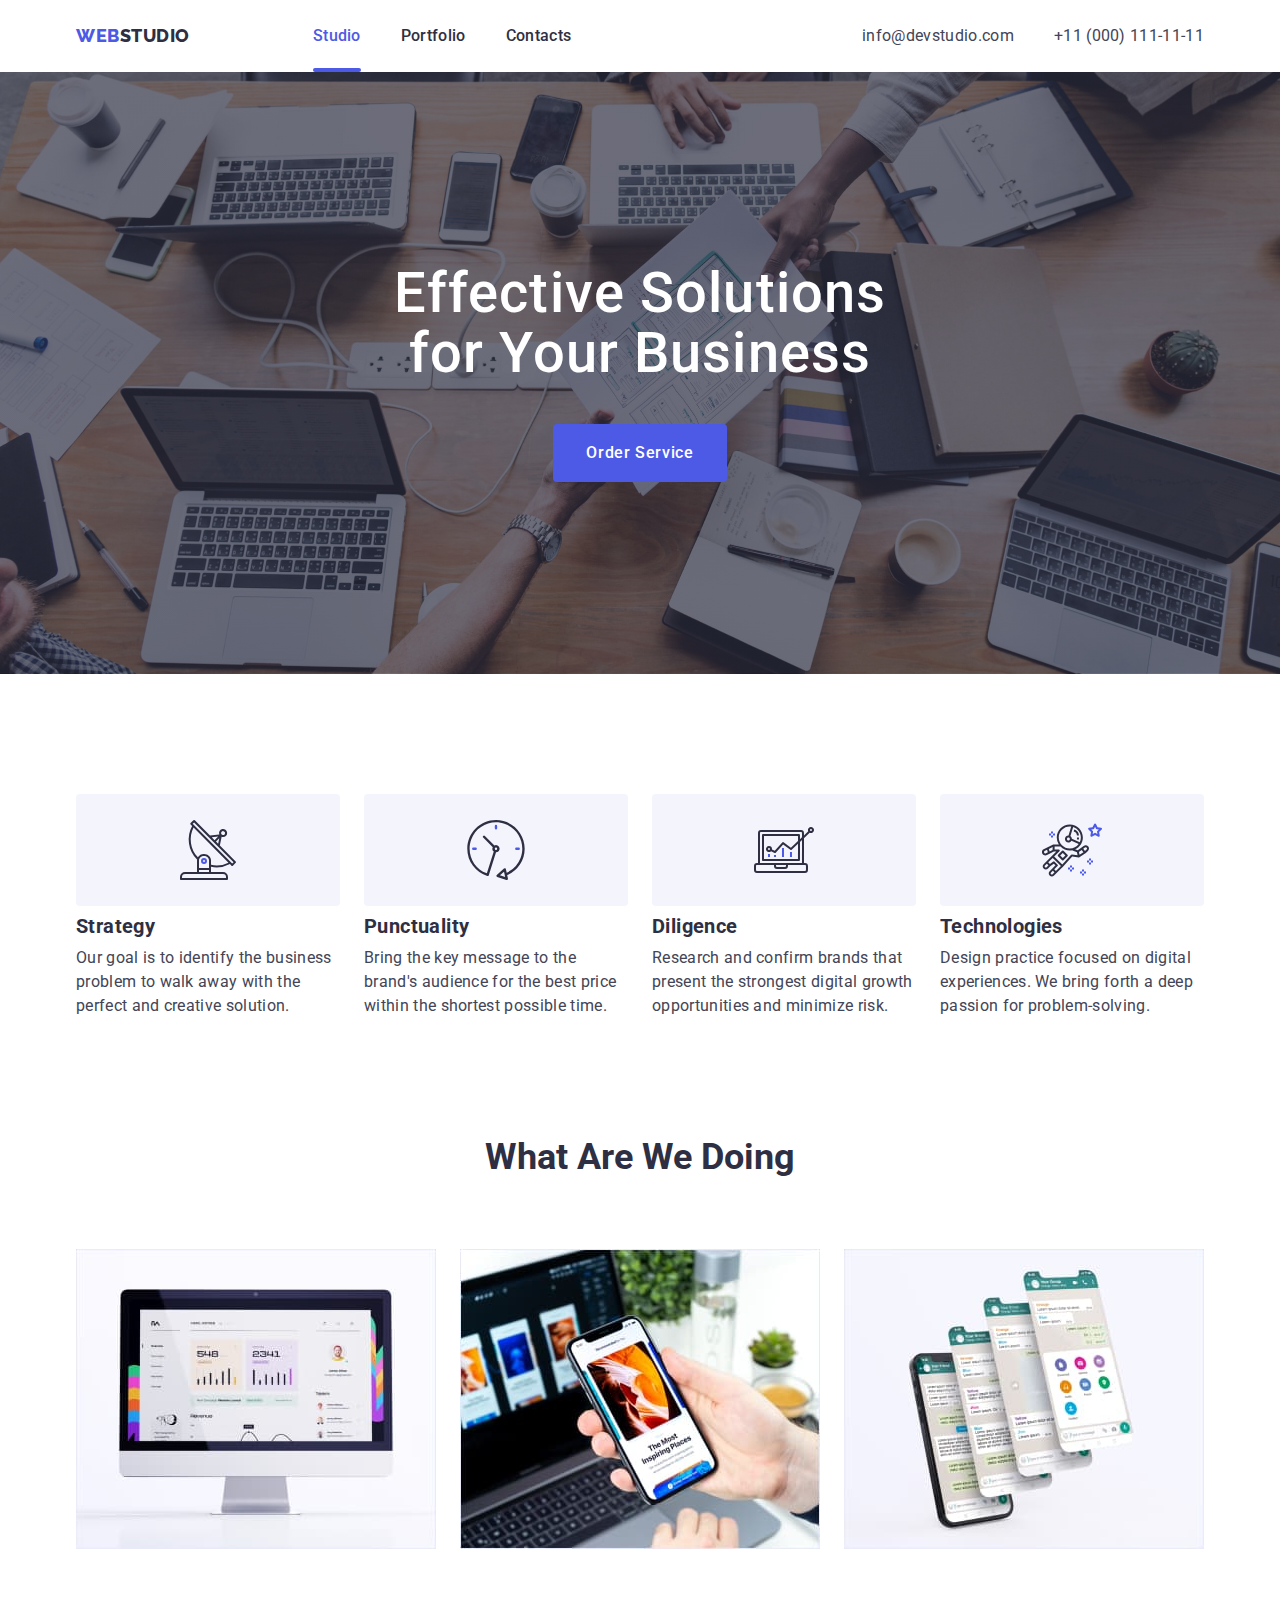
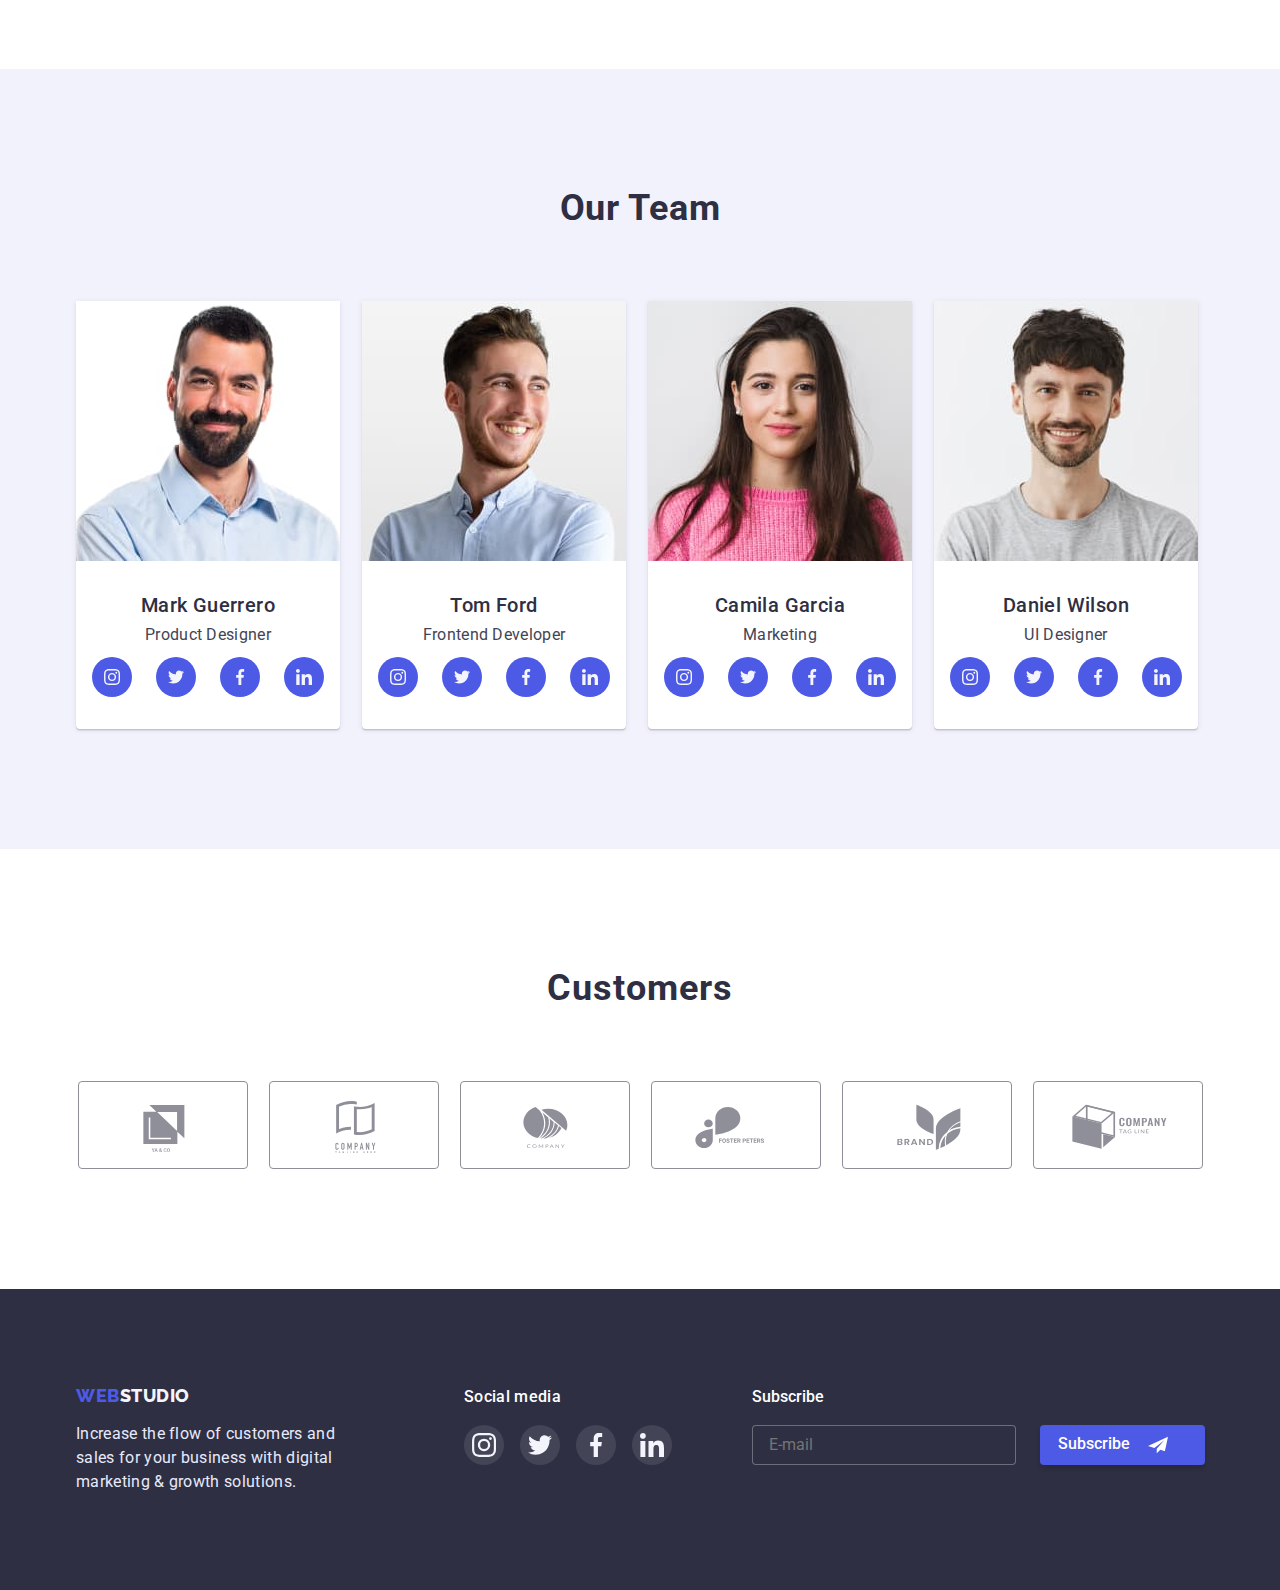
<file: index.html>
<!DOCTYPE html>
<html lang="en">
  <head>
    <meta charset="UTF-8" />
    <meta http-equiv="X-UA-Compatible" content="IE=edge" />
    <meta name="viewport" content="width=device-width, initial-scale=1.0" />
    <title>Webstudio</title>
    <link rel="preconnect" href="https://fonts.googleapis.com" />
    <link rel="preconnect" href="https://fonts.gstatic.com" crossorigin />
    <link
      href="https://fonts.googleapis.com/css2?family=Raleway:wght@800&family=Roboto:wght@400;500;700;900&display=swap"
      rel="stylesheet"
    />
    <link
      rel="stylesheet"
      href="https://cdn.jsdelivr.net/npm/modern-normalize@1.1.0/modern-normalize.min.css"
    />
    <link rel="stylesheet" href="./css/styles.css" />
  </head>

  <!-- HEADER -->

  <body>
    <header class="page-header">
      <div class="container page-header-container">
        <nav class="page-nav">
          <a href="" class="logo"><span class="logo-main">Web</span>studio</a>

          <!-- HEADER LIST -->

          <ul class="menu">
            <li class="menu-item">
              <a class="menu-link studio-page" href="./index.html">Studio</a>
            </li>
            <li class="menu-item">
              <a class="menu-link" href="./portfolio.html">Portfolio</a>
            </li>
            <li class="menu-item">
              <a class="menu-link" href="">Contacts</a>
            </li>
          </ul>
        </nav>
        <button type="button" class="mobile-menu-open" data-menu-open>
          <svg class="mobile-menu-open" width="32" height="22">
            <use
              href="./images/mobile/sprite-mobile-menu-btn.svg#burger-icon"
            ></use>
          </svg>
        </button>
        <ul class="page-link header-link">
          <li class="contact-link">
            <a class="email" href="mailto:info@devstudio.com"
              >info@devstudio.com</a
            >
          </li>
          <li class="contact-link phone">
            <a class="phone-number" href="tel:+11(000)111-11-11"
              >+11 (000) 111-11-11</a
            >
          </li>
        </ul>
      </div>
      <div class="mobile-menu" data-menu>
        <div class="container mobile-menu-container">
          <button class="mobile-menu-close" data-menu-close>
            <svg class="mobile-menu-close-icon" width="8" height="8">
              <use
                href="./images/Icon/sprite-modal-btn(1).svg#icon-close-black-18dp-2-1"
              ></use>
            </svg>
          </button>

          <!-- Burger Window -->

          <ul class="mobile-header-list">
            <li class="mobile-menu-item">
              <a class="mobile-menu-link mobile-studio" href="">Studio</a>
            </li>
            <li class="mobile-menu-item">
              <a class="mobile-menu-link" href="">Portfolio</a>
            </li>
            <li class="mobile-menu-item">
              <a class="mobile-menu-link" href="">Contacts</a>
            </li>
          </ul>
          <div class="contact">
            <ul class="contact-list">
              <li class="contact-item">
                <a class="contact-link contact-phone" href="tel:+110001111111"
                  >+11 (000) 111-11-11</a
                >
              </li>
              <li class="contact-item">
                <a
                  class="contact-link contact-email"
                  href="mailto:info@devstudio.com"
                  >info@devstudio.com</a
                >
              </li>
            </ul>
            <ul class="contact-icon-list">
              <li class="contact-icon-item">
                <a class="contact-icon-link" href="">
                  <svg class="contact-svg" width="24" height="24">
                    <use
                      href="./images/Icon/sprite_icons(1).svg#icon-instagram-2"
                    ></use>
                  </svg>
                </a>
              </li>
              <li class="contact-icon-item">
                <a class="contact-icon-link" href="">
                  <svg class="contact-svg" width="24" height="24">
                    <use
                      href="./images/Icon/sprite_icons(1).svg#icon-twitter-1"
                    ></use>
                  </svg>
                </a>
              </li>
              <li class="contact-icon-item">
                <a class="contact-icon-link" href="">
                  <svg class="contact-svg" width="24" height="24">
                    <use
                      href="./images/Icon/sprite_icons(1).svg#icon-facebook-1"
                    ></use>
                  </svg>
                </a>
              </li>
              <li class="contact-icon-item">
                <a class="contact-icon-link" href="">
                  <svg class="contact-svg" width="24" height="24">
                    <use
                      href="./images/Icon/sprite_icons(1).svg#icon-linkedin-1"
                    ></use>
                  </svg>
                </a>
              </li>
            </ul>
          </div>
        </div>
      </div>
    </header>

    <!-- HERO -->

    <main>
      <section class="hero">
        <div class="container hero-container">
          <h1 class="tittle">Effective Solutions for Your Business</h1>
          <button class="main-btn" type="button" data-modal-open>
            Order Service
          </button>
        </div>
      </section>

      <!-- Section 1 -->

      <section class="our-features">
        <div class="container features-container">
          <h2 class="visually-hidden">Our features</h2>
          <ul class="features-list icon-list">
            <li class="list-iteam icon-iteam">
              <div class="icon-main">
                <svg class="svg-main">
                  <use
                    href="./images/Icon/sprite-main(1).svg#icon-antenna-1"
                  ></use>
                </svg>
              </div>
              <h3 class="subtitle">Strategy</h3>
              <p class="description">
                Our goal is to identify the business problem to walk away with
                the perfect and creative solution.
              </p>
            </li>
            <li class="list-iteam">
              <div class="icon-main">
                <svg class="svg-main">
                  <use
                    href="./images/Icon/sprite-main(1).svg#icon-clock-1"
                  ></use>
                </svg>
              </div>
              <h3 class="subtitle">Punctuality</h3>
              <p class="description">
                Bring the key message to the brand's audience for the best price
                within the shortest possible time.
              </p>
            </li>
            <li class="list-iteam">
              <div class="icon-main">
                <svg class="svg-main">
                  <use
                    href="./images/Icon/sprite-main(1).svg#icon-diagram-1"
                  ></use>
                </svg>
              </div>
              <h3 class="subtitle">Diligence</h3>
              <p class="description">
                Research and confirm brands that present the strongest digital
                growth opportunities and minimize risk.
              </p>
            </li>
            <li class="list-iteam">
              <div class="icon-main">
                <svg class="svg-main">
                  <use
                    href="./images/Icon/sprite-main(1).svg#icon-astronaut-1"
                  ></use>
                </svg>
              </div>
              <h3 class="subtitle">Technologies</h3>
              <p class="description">
                Design practice focused on digital experiences. We bring forth a
                deep passion for problem-solving.
              </p>
            </li>
          </ul>
        </div>
      </section>

      <!-- Section 2 -->

      <section class="img-section">
        <div class="container img-div">
          <h2 class="img-title">What Are We Doing</h2>
          <ul class="img-list">
            <li>
              <img
              srcset="./images/Computer.jpg 1x, ./images/Computer@2x.jpg 2x"
              src="./images/description.jpg" 
              alt="computer" 
              width="360" />
            </li>
            <li>
              <img 
              srcset="./images/Devices.jpg 1x, ./images/Devices@2x.jpg 2x"
              src="./images/description2.jpg" 
              alt="phone" 
              width="360" />
            </li>
            <li>
              <img 
              srcset="./images/Phone.jpg 1x, ./images/Phone@2x.jpg 2x"
              src="./images/description1.jpg" 
              alt="devices" 
              width="360" />
            </li>
          </ul>
        </div>
      </section>

      <!-- Section 3 -->

      <section class="team-list-section">
        <div class="container">
          <h2 class="team-presentation employees-title">Our Team</h2>
          <ul class="team-list">
            <li class="employees-card">
              <img
                srcset="./images/mobile-version/Mark Guerrero.jpg 1x, ./images/mobile-version/Mark Guerrero@2x.jpg 2x"
                class="employee-photo"
                src="./images/MarkGuerrero.jpg"
                alt="Our team"
                width="264"
              />
              <div class="emplyees-cards-content-wrapper">
                <h3 class="names">Mark Guerrero</h3>
                <p class="job-title">Product Designer</p>
                <ul class="team-svg-list">
                  <li class="team-svg-item">
                    <a class="team-svg-link" href="">
                      <svg class="svg-icon">
                        <use
                          href="./images/Icon/sprite_icons(1).svg#icon-instagram-2"
                        ></use>
                      </svg>
                    </a>
                  </li>
                  <li class="team-svg-item">
                    <a class="team-svg-link" href="">
                      <svg class="svg-icon">
                        <use
                          href="./images/Icon/sprite_icons(1).svg#icon-twitter-1"
                        ></use>
                      </svg>
                    </a>
                  </li>
                  <li class="team-svg-item">
                    <a class="team-svg-link" href="">
                      <svg class="svg-icon">
                        <use
                          href="./images/Icon/sprite_icons(1).svg#icon-facebook-1"
                        ></use>
                      </svg>
                    </a>
                  </li>
                  <li class="team-svg-item">
                    <a class="team-svg-link" href="">
                      <svg class="svg-icon">
                        <use
                          href="./images/Icon/sprite_icons(1).svg#icon-linkedin-1"
                        ></use>
                      </svg>
                    </a>
                  </li>
                </ul>
              </div>
            </li>
            <li class="employees-card">
              <img
                srcset="./images/mobile-version/Tom Ford.jpg 1x, ./images/mobile-version/Tom Ford@2x.jpg 2x"
                class="employee-photo"
                src="./images/TomFord.jpg"
                alt="Our team"
                width="264"
              />
              <div class="emplyees-cards-content-wrapper">
                <h3 class="names">Tom Ford</h3>
                <p class="job-title">Frontend Developer</p>
                <ul class="team-svg-list list">
                  <li class="team-svg-item">
                    <a class="team-svg-link" href="">
                      <svg class="svg-icon">
                        <use
                          href="./images/Icon/sprite_icons(1).svg#icon-instagram-2"
                        ></use>
                      </svg>
                    </a>
                  </li>
                  <li class="team-svg-item">
                    <a class="team-svg-link" href="">
                      <svg class="svg-icon">
                        <use
                          href="./images/Icon/sprite_icons(1).svg#icon-twitter-1"
                        ></use>
                      </svg>
                    </a>
                  </li>
                  <li class="team-svg-item">
                    <a class="team-svg-link" href="">
                      <svg class="svg-icon">
                        <use
                          href="./images/Icon/sprite_icons(1).svg#icon-facebook-1"
                        ></use>
                      </svg>
                    </a>
                  </li>
                  <li class="team-svg-item">
                    <a class="team-svg-link" href="">
                      <svg class="svg-icon">
                        <use
                          href="./images/Icon/sprite_icons(1).svg#icon-linkedin-1"
                        ></use>
                      </svg>
                    </a>
                  </li>
                </ul>
              </div>
            </li>
            <li class="employees-card">
              <img
                class="employee-photo"
                srcset="./images/mobile-version/Camila Garcia.jpg 1x, ./images/mobile-version/Camila Garcia@2x.jpg 2x"
                src="./images/CamilaGarcia.jpg"
                alt="Our team"
                width="264"
              />
              <div class="emplyees-cards-content-wrapper">
                <h3 class="names">Camila Garcia</h3>
                <p class="job-title">Marketing</p>
                <ul class="team-svg-list list">
                  <li class="team-svg-item">
                    <a class="team-svg-link" href="">
                      <svg class="svg-icon">
                        <use
                          href="./images/Icon/sprite_icons(1).svg#icon-instagram-2"
                        ></use>
                      </svg>
                    </a>
                  </li>
                  <li class="team-svg-item">
                    <a class="team-svg-link" href="">
                      <svg class="svg-icon">
                        <use
                          href="./images/Icon/sprite_icons(1).svg#icon-twitter-1"
                        ></use>
                      </svg>
                    </a>
                  </li>
                  <li class="team-svg-item">
                    <a class="team-svg-link" href="">
                      <svg class="svg-icon">
                        <use
                          href="./images/Icon/sprite_icons(1).svg#icon-facebook-1"
                        ></use>
                      </svg>
                    </a>
                  </li>
                  <li class="team-svg-item">
                    <a class="team-svg-link" href="">
                      <svg class="svg-icon">
                        <use
                          href="./images/Icon/sprite_icons(1).svg#icon-linkedin-1"
                        ></use>
                      </svg>
                    </a>
                  </li>
                </ul>
              </div>
            </li>
            <li class="employees-card">
              <img
                srcset="./images/mobile-version/Daniel Wilson.jpg 1x, ./images/mobile-version/Daniel Wilson@2x.jpg 2x"
                class="employee-photo"
                src="./images/DanielWilson.jpg"
                alt="Our team"
                width="264"
              />
              <div class="emplyees-cards-content-wrapper">
                <h3 class="names">Daniel Wilson</h3>
                <p class="job-title">UI Designer</p>
                <ul class="team-svg-list list">
                  <li class="team-svg-item">
                    <a class="team-svg-link" href="">
                      <svg class="svg-icon">
                        <use
                          href="./images/Icon/sprite_icons(1).svg#icon-instagram-2"
                        ></use>
                      </svg>
                    </a>
                  </li>
                  <li class="team-svg-item">
                    <a class="team-svg-link" href="">
                      <svg class="svg-icon">
                        <use
                          href="./images/Icon/sprite_icons(1).svg#icon-twitter-1"
                        ></use>
                      </svg>
                    </a>
                  </li>
                  <li class="team-svg-item">
                    <a class="team-svg-link" href="">
                      <svg class="svg-icon">
                        <use
                          href="./images/Icon/sprite_icons(1).svg#icon-facebook-1"
                        ></use>
                      </svg>
                    </a>
                  </li>
                  <li class="team-svg-item">
                    <a class="team-svg-link" href="">
                      <svg class="svg-icon">
                        <use
                          href="./images/Icon/sprite_icons(1).svg#icon-linkedin-1"
                        ></use>
                      </svg>
                    </a>
                  </li>
                </ul>
              </div>
            </li>
          </ul>
        </div>
      </section>

      <!-- Section 4 -->

      <section class="section-customers">
        <div class="container customers">
          <h2 class="customers-tittle">Customers</h2>
          <ul class="section-customer-list">
            <li class="section-customer-icon list-customers">
              <a class="customer-link" href="">
                <svg class="customer-icon" width="104" height="56">
                  <use
                    href="./images/Icon/sprite_customers(1).svg#icon-Logo"
                  ></use>
                </svg>
              </a>
            </li>
            <li class="section-customer-icon list-customers">
              <a href="" class="customer-link">
                <svg class="customer-icon" width="104" height="56">
                  <use
                    href="./images/Icon/sprite_customers(1).svg#icon-Logo-1"
                  ></use>
                </svg>
              </a>
            </li>
            <li class="section-customer-icon list-customers">
              <a class="customer-link" href="">
                <svg class="customer-icon" width="104" height="56">
                  <use
                    href="./images/Icon/sprite_customers(1).svg#icon-Logo-2"
                  ></use>
                </svg>
              </a>
            </li>
            <li class="section-customer-icon list-customers">
              <a class="customer-link" href="">
                <svg class="customer-icon" width="104" height="56">
                  <use
                    href="./images/Icon/sprite_customers(1).svg#icon-Logo-3"
                  ></use>
                </svg>
              </a>
            </li>
            <li class="section-customer-icon list-customers">
              <a class="customer-link" href="">
                <svg class="customer-icon" width="104" height="56">
                  <use
                    href="./images/Icon/sprite_customers(1).svg#icon-Logo-4"
                  ></use>
                </svg>
              </a>
            </li>
            <li class="section-customer-icon list-customers">
              <div class="customer-icon-div">
                <a class="customer-link" href="">
                  <svg class="customer-icon" width="104" height="56">
                    <use
                      href="./images/Icon/sprite_customers(1).svg#icon-Logo-5"
                    ></use>
                  </svg>
                </a>
              </div>
            </li>
          </ul>
        </div>
      </section>
    </main>

    <!-- FOOTER -->
    <footer class="footer">
      <div class="container footer-container">
        <div class="footer-logo-div">
          <a href="" class="logo-footer"
            ><span class="logo-main">Web</span>studio</a
          >
          <p class="footer-text">
            Increase the flow of customers and sales for your business with
            digital marketing & growth solutions.
          </p>
        </div>
        <div class="footer-icon-div">
          <h3 class="footer-icon-tittle">Social media</h3>
          <ul class="footer-icon-list">
            <li class="footer-icons">
              <a href="" class="footer-icon-link">
                <svg class="footer-svg">
                  <use
                    href="./images/Icon/sprite_icons(1).svg#icon-instagram-2"
                  ></use>
                </svg>
              </a>
            </li>
            <li class="footer-icons">
              <a href="" class="footer-icon-link">
                <svg class="footer-svg">
                  <use
                    href="./images/Icon/sprite_icons(1).svg#icon-twitter-1"
                  ></use>
                </svg>
              </a>
            </li>
            <li class="footer-icons">
              <a href="" class="footer-icon-link">
                <svg class="footer-svg">
                  <use
                    href="./images/Icon/sprite_icons(1).svg#icon-facebook-1"
                  ></use>
                </svg>
              </a>
            </li>
            <li class="footer-icons">
              <a href="" class="footer-icon-link">
                <svg class="footer-svg">
                  <use
                    href="./images/Icon/sprite_icons(1).svg#icon-linkedin-1"
                  ></use>
                </svg>
              </a>
            </li>
          </ul>
        </div>
        <div class="div-footer-subscribe">
          <p class="footer-subscribe-title subscribe-text">Subscribe</p>
          <form class="footer-subscribe-form">
            <input
              type="email"
              name="user-email"
              class="modal-form-input-email"
              placeholder="E-mail"
              required
            />
            <button type="submit" class="btn-subscribe">
              Subscribe<svg width="24" height="20">
                <use
                  href="./images/Icon/sprite-subscribe (1).svg#icon-Frame-3"
                ></use>
              </svg>
            </button>
          </form>
        </div>
      </div>
    </footer>

    <!-- MODAL WINDOW  -->

    <div class="backdrop is-hidden" data-modal>
      <div class="modal">
        <button type="button" class="modal-btn" data-modal-close>
          <svg class="modal-btn-icon" width="8" height="8">
            <use
              href="./images/Icon/sprite-modal-btn(1).svg#icon-close-black-18dp-2-1"
            ></use>
          </svg>
        </button>
        <p class="madal-window-title">
          Leave your contacts and we will call you back
        </p>

        <!-- MODAL FORM -->

        <form class="modal-form">
          <label class="modal-form">
            <span class="modal-form-text">Name</span>
            <span class="modal-form-wrapper">
              <input type="text" name="user_name" class="modal-form-input" />
              <svg class="modal-window-svg">
                <use
                  href="./images/Icon/sprite-modal-window-btn(1).svg#icon-person"
                ></use>
              </svg>
            </span>
          </label>
          <label class="modal-form">
            <span class="modal-form-text">Phone</span>
            <span class="modal-form-wrapper">
              <input type="tel" name="user_phone" class="modal-form-input" />
              <svg class="modal-window-svg" width="24" height="24">
                <use
                  href="./images/Icon/sprite-modal-window-btn(1).svg#icon-phone"
                ></use>
              </svg>
            </span>
          </label>
          <label class="modal-form">
            <span class="modal-form-text">Email</span>
            <span class="modal-form-wrapper">
              <input type="email" name="user_email" class="modal-form-input" />
              <svg class="modal-window-svg" width="24" height="24">
                <use
                  href="./images/Icon/sprite-modal-window-btn(1).svg#icon-email"
                ></use>
              </svg>
            </span>
          </label>
          <label class="modal-form">
            <span class="modal-form-text">Comment</span>
            <textarea
              name="user_comment"
              class="modal-form-comment"
              placeholder="Text input"
            ></textarea>
          </label>
          <input
            id="user-policy"
            type="checkbox"
            name="user_policy"
            class="modal-form-check visually-hidden"
          />
          <label for="user-policy" class="modal-form-check-desk"
            >I accept the terms and conditions of the&nbsp;
            <a class="policy-link" href="">Privacy Policy</a></label
          >
          <button type="submit" class="modal-window-btn">Send</button>
        </form>
      </div>
    </div>
    <script src="./js/modal.js"></script>
    <script src="./js/mobile-menu.js"></script>
  </body>
</html>
</file>
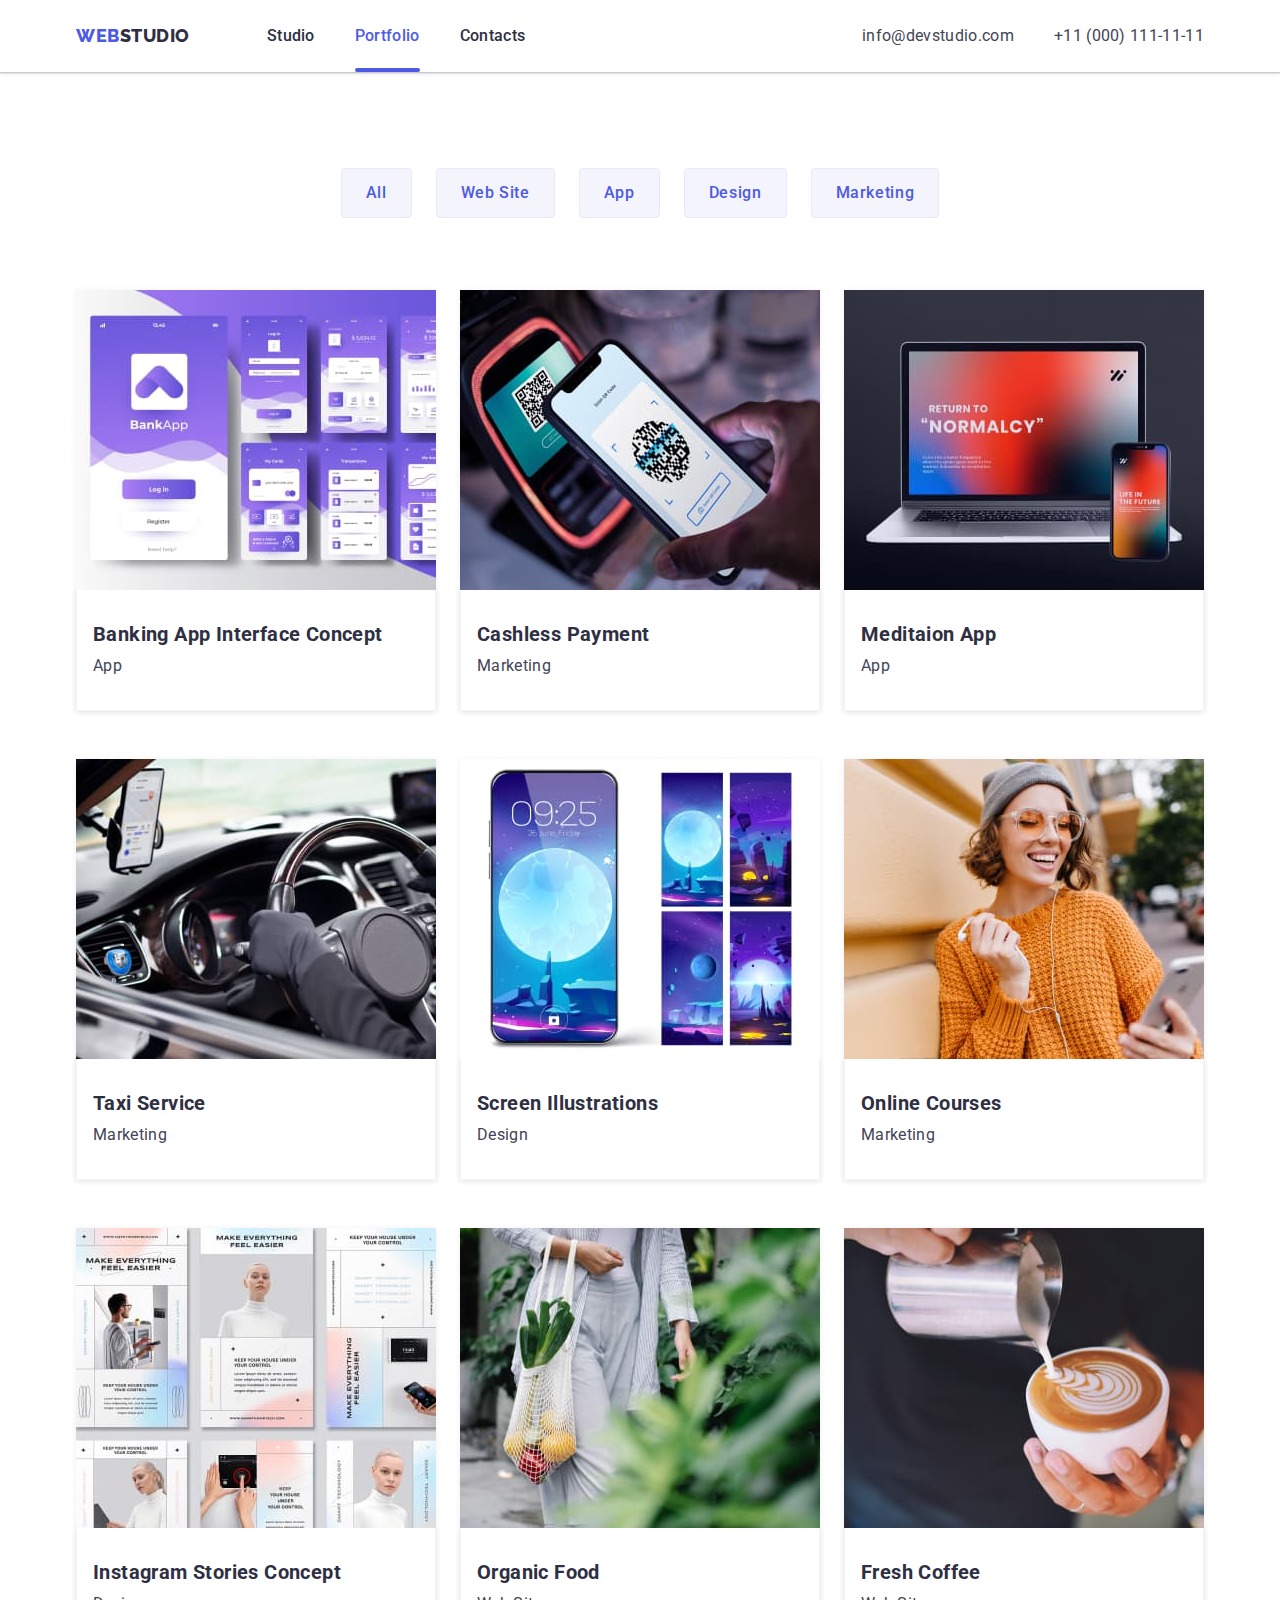
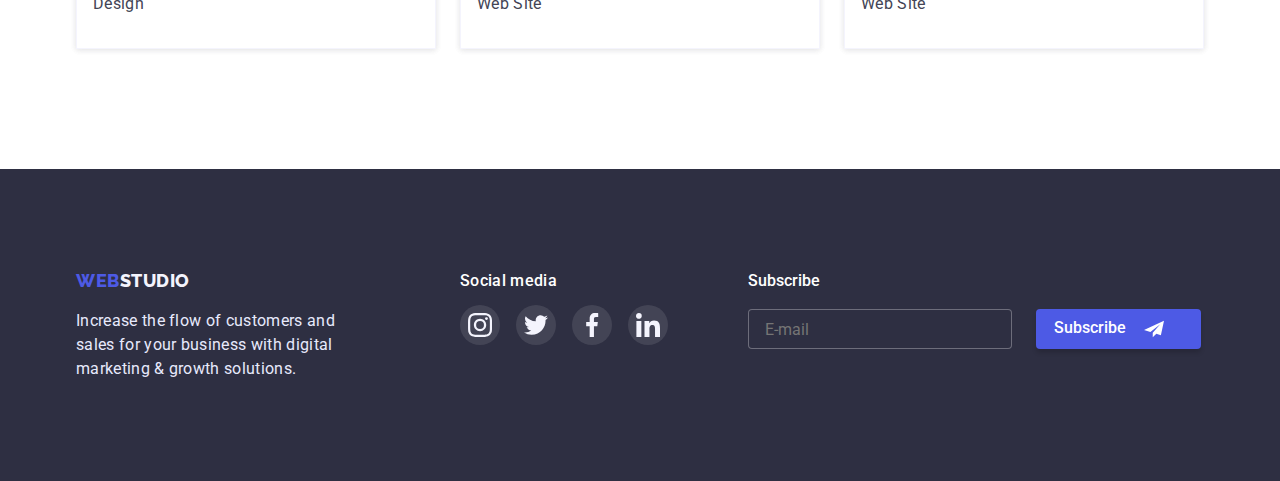
<file: portfolio.html>
<!DOCTYPE html>
<html lang="en">
  <head>
    <meta charset="UTF-8" />
    <meta http-equiv="X-UA-Compatible" content="IE=edge" />
    <meta name="viewport" content="width=device-width, initial-scale=1.0" />
    <title>Portfolio</title>
    <link rel="preconnect" href="https://fonts.googleapis.com" />
    <link rel="preconnect" href="https://fonts.gstatic.com" crossorigin />
    <link
      href="https://fonts.googleapis.com/css2?family=Raleway:wght@800&family=Roboto:wght@400;500;700;900&display=swap"
      rel="stylesheet"
    />
    <link
      rel="stylesheet"
      href="https://cdn.jsdelivr.net/npm/modern-normalize@1.1.0/modern-normalize.min.css"
    />
    <link rel="stylesheet" href="./css/portfolio.styles.css" />
  </head>
  <body>
    <header class="page-header">
      <div class="container page-header-container">
        <nav class="page-nav">
          <a href="" class="logo"><span class="logo-main">Web</span>studio</a>
          <ul class="menu">
            <li class="menu-item">
              <a class="menu-link" href="./index.html">Studio</a>
            </li>
            <li class="menu-item">
              <a class="menu-link portfolio-page" href="./portfolio.html">Portfolio</a>
            </li>
            <li class="menu-item">
              <a class="menu-link" href="">Contacts</a>
            </li>
          </ul>
        </nav>
        <ul class="page-link">
          <li class="contact-link">
            <a class="email" href="mailto:info@devstudio.com"
              >info@devstudio.com</a
            >
          </li>
          <li class="contact-link">
            <a class="phone-number" href="tel:+11(000)111-11-11"
              >+11 (000) 111-11-11</a
            >
          </li>
        </ul>
      </div>
    </header>
    <main class="main">
      <section class="main-section">
        <div class="container overlay">
          <h1 class="visually-hidden">Portfolio</h1>
          <ul class="btn-list">
            <li class="btn-link">
              <button class="modal-btn" type="button">All</button>
            </li>
            <li class="btn-link">
              <button class="modal-btn" type="button">Web Site</button>
            </li>
            <li class="btn-link">
              <button class="modal-btn" type="button">App</button>
            </li>
            <li class="btn-link">
              <button class="modal-btn" type="button">Design</button>
            </li>
            <li class="btn-link">
              <button class="modal-btn" type="button">Marketing</button>
            </li>
          </ul>
          <ul class="card-list">
            <li class="photo-elements">
              <a class="employee-card-link" href="">
                <div class="img-card-overlay">
                <img 
                  src="./images/portfolio/photo1.jpg"
                  alt="our projects"
                  width="360"
                />
                <p class="overlay-text">14 Stylish and User-Friendly App Design Concepts · Task Manager App · Calorie Tracker App · Exotic Fruit Ecommerce App · Cloud Storage App</p>
                </div>
                <div class="emplyees-cards-content-wrapper">
                <h2 class="card-title">Banking App Interface Concept</h2>
                <p class="card-description">App</p>
              </div>
            </a>
            </li>
            <li class="photo-elements">
              <a class="employee-card-link" href="">
                <div class="img-card-overlay">
                <img
                  src="./images/portfolio/photo2.jpg"
                  alt="our projects"
                  width="360"
                />
                <p class="overlay-text">14 Stylish and User-Friendly App Design Concepts · Task Manager App · Calorie Tracker App · Exotic Fruit Ecommerce App · Cloud Storage App</p>
                </div>
                <div class="emplyees-cards-content-wrapper">
                <h2 class="card-title">Cashless Payment</h2>
                <p class="card-description">Marketing</p>
            </div>
          </a>
            </li>
            <li class="photo-elements">
              <a class="employee-card-link" href="">
                <div class="img-card-overlay">
                <img
                  src="./images/portfolio/photo3.jpg"
                  alt="our projects"
                  width="360"
                />
                <p class="overlay-text">14 Stylish and User-Friendly App Design Concepts · Task Manager App · Calorie Tracker App · Exotic Fruit Ecommerce App · Cloud Storage App</p>
                </div>
                <div class="emplyees-cards-content-wrapper">
                <h2 class="card-title">Meditaion App</h2>
                <p class="card-description">App</p>
              </div>
            </a>
            </li>
            <li class="photo-elements">
              <a class="employee-card-link" href="">
                <div class="img-card-overlay">
                <img
                  src="./images/portfolio/photo4.jpg"
                  alt="our projects"
                  width="360"
                />
                <p class="overlay-text">14 Stylish and User-Friendly App Design Concepts · Task Manager App · Calorie Tracker App · Exotic Fruit Ecommerce App · Cloud Storage App</p>
                </div>
                <div class="emplyees-cards-content-wrapper">
                <h2 class="card-title">Taxi Service</h2>
                <p class="card-description">Marketing</p>
               </div>
             </a>
            </li>
            <li class="photo-elements">
              <a class="employee-card-link" href="">
                <div class="img-card-overlay">
                <img
                  src="./images/portfolio/photo5.jpg"
                  alt="our projects"
                  width="360"
                />
                <p class="overlay-text">14 Stylish and User-Friendly App Design Concepts · Task Manager App · Calorie Tracker App · Exotic Fruit Ecommerce App · Cloud Storage App</p>
                </div>
                <div class="emplyees-cards-content-wrapper">
                <h2 class="card-title">Screen Illustrations</h2>
                <p class="card-description">Design</p>
              </div>
            </a>
            </li>
            <li class="photo-elements">
              <a class="employee-card-link" href="">
                <div class="img-card-overlay">
                <img
                  src="./images/portfolio/photo6.jpg"
                  alt="our projects"
                  width="360"
                />
                <p class="overlay-text">14 Stylish and User-Friendly App Design Concepts · Task Manager App · Calorie Tracker App · Exotic Fruit Ecommerce App · Cloud Storage App</p>
                </div>
                <div class="emplyees-cards-content-wrapper">
                <h2 class="card-title">Online Courses</h2>
                <p class="card-description">Marketing</p>
               </div>
             </a>
            </li>
            <li class="photo-elements">
              <a class="employee-card-link" href="">
                <div class="img-card-overlay">
                <img
                  src="./images/portfolio/photo7.jpg"
                  alt="our projects"
                  width="360"
                />
                <p class="overlay-text">14 Stylish and User-Friendly App Design Concepts · Task Manager App · Calorie Tracker App · Exotic Fruit Ecommerce App · Cloud Storage App</p>
                </div>
                <div class="emplyees-cards-content-wrapper">
                <h2 class="card-title">Instagram Stories Concept</h2>
                <p class="card-description">Design</p>
             </div>
             </a>
            </li>
            <li class="photo-elements">
              <a class="employee-card-link" href="">
              <div class="img-card-overlay">
                <img
                  src="./images/portfolio/photo8.jpg"
                  alt="our projects"
                  width="360"
                />
                <p class="overlay-text">14 Stylish and User-Friendly App Design Concepts · Task Manager App · Calorie Tracker App · Exotic Fruit Ecommerce App · Cloud Storage App</p>
                </div>
                <div class="emplyees-cards-content-wrapper">
                <h2 class="card-title">Organic Food</h2>
                <p class="card-description">Web Site</p>
              </div>
            </a>
            </li>
            <li class="photo-elements">
              <a class="employee-card-link" href="">
                <div class="img-card-overlay">
                <img
                  src="./images/portfolio/photo9.jpg"
                  alt="our projects"
                  width="360"
                />
                <p class="overlay-text">14 Stylish and User-Friendly App Design Concepts · Task Manager App · Calorie Tracker App · Exotic Fruit Ecommerce App · Cloud Storage App</p>
                </div>
                <div class="emplyees-cards-content-wrapper">
                <h2 class="card-title">Fresh Coffee</h2>
                <p class="card-description">Web Site</p>
              </div>
              </a>
            </li>
          </ul>
       </div>
      </section>
    </main>
    <footer class="footer">
      <div class="container footer-container">
        <div>
        <a href="" class="logo-footer"
          ><span class="logo-main">Web</span>studio</a
        >
        <p class="footer-text">
          Increase the flow of customers and sales for your business with
          digital marketing & growth solutions.
        </p>
      </div>
      <div class="footer-icon-div">
        <h3 class="footer-icon-tittle">Social media</h3>
        <ul class="footer-icon-list">
          <li class="footer-icons">
            <a href="" class="footer-icon-link">
              <svg class="footer-svg">
                <use href="./images/Icon/sprite_icons(1).svg#icon-instagram-2"></use>
              </svg>
            </a>
          </li>
          <li class="footer-icons">
            <a href="" class="footer-icon-link">
              <svg class="footer-svg">
                <use href="./images/Icon/sprite_icons(1).svg#icon-twitter-1"></use>
              </svg>
            </a>
          </li>
          <li class="footer-icons">
            <a href="" class="footer-icon-link">
              <svg class="footer-svg">
                <use href="./images/Icon/sprite_icons(1).svg#icon-facebook-1"></use>
              </svg>
            </a>
          </li>
          <li class="footer-icons">
            <a href="" class="footer-icon-link">
              <svg class="footer-svg">
                <use href="./images/Icon/sprite_icons(1).svg#icon-linkedin-1"></use>
              </svg>
            </a>
          </li>
        </ul>
      </div>
      <div class="div-footer-subscribe">
        <p class="footer-subscribe-title subscribe-text">Subscribe</p>
        <form class="footer-subscribe-form">
            <input  type="email" name="user-email" class="modal-form-input-email"
            placeholder="E-mail" required/>
            <button type="submit" class="btn-subscribe">Subscribe<svg  width="24" height="20">
                    <use href="./images/Icon/sprite-subscribe (1).svg#icon-Frame-3"></use>
                </svg>
            </button>
        </form>
    </div>
    </div>
    </footer>
  </body>
</html>
</file>
<file: css/styles.css>
body {
  font-family: var(--primary-font);
  color: var(--primary-text-color);
}

ol,
ul {
  list-style: none;
}
a {
  text-decoration: none;
}

h1,
h2,
h3,
p {
  margin-top: 0;
  margin-bottom: 0;
}

ol,
ul {
  margin-top: 0;
  margin-bottom: 0;
  padding-left: 0;
}

img {
  display: block;
  width: 100%;
  height: auto;
}

:root {
  --accent-color: #4d5ae5;
  --primary-text-color: #2e2f42;
  --text-color: #434455;
  --primary-font: 'Roboto', sans-serif;
  --secondary-font: 'Raleway', sans-serif;
  --timing-function: cubic-bezier(0.4, 0, 0.2, 1);
}

.container {
  width: 100%;
  padding-left: 15px;
  padding-right: 15px;
}

@media screen and (max-width: 480px) {
  .container {
    margin-left: auto;
    margin-right: auto;
  }
}

@media screen and (min-width: 768px) {
  .container {
    width: 768px;
    margin-left: auto;
    margin-right: auto;
  }
}

@media screen and (min-width: 1200px) {
  .container {
    width: 1200px;
    margin-left: 0 auto;
    margin-right: 0 auto;
  }
}

/* ============================================================= */

.logo-main {
  font-family: var(--secondary-font);
  font-weight: 800;
  font-size: 18px;
  line-height: 1.17;
  letter-spacing: 0.03em;
  text-transform: uppercase;
  color: var(--accent-color);
}

.logo {
  font-family: var(--secondary-font);
  font-weight: 800;
  font-size: 18px;
  line-height: 1.17;
  letter-spacing: 0.03em;
  text-transform: uppercase;
  color: var(--primary-text-color);
}

.studio-page {
  color: #4d5ae5;
}

.studio-page::after {
  content: '';
  position: absolute;
  display: block;
  width: 48px;
  height: 4px;
  margin-top: 20px;
  background-color: var(--accent-color);
  border-radius: 2px;
  transition: color 250ms var(--timing-function);
}

.menu-link:hover,
.menu-link:focus {
  color: var(--accent-color);
}

.email:hover,
.email:focus {
  color: var(--accent-color);
}

.phone-number:hover,
.phone-number:focus {
  color: var(--accent-color);
}

.main-btn {
  padding: 16px 32px 16px 32px;
  font-family: var(--primary-font);
  font-weight: 500;
  font-size: 16px;
  line-height: 1.5;
  letter-spacing: 0.04em;
  color: #ffffff;
  background: var(--accent-color);
  cursor: pointer;
  border: 1px Solid transparent;
  border-radius: 4px;

  transition: background-color 250ms var(--timing-function);
}

/* ============================================================= */

/* HEADER MOBILE MENU */

@media screen and (max-width: 767px) {
  .menu {
    display: none;
  }
  .page-link {
    display: none;
  }
  .page-header {
    padding-top: 24px;
    padding-bottom: 24px;
  }

  .page-header-container {
    display: flex;
    align-items: center;
    justify-content: space-between;
  }

  .mobile-menu-open {
    background-color: transparent;
    border: none;
    padding: 0;
    line-height: 0;
  }

  .logo-main {
    font-family: var(--secondary-font);
    font-weight: 800;
    font-size: 18px;
    line-height: 1.17;
    letter-spacing: 0.03em;
    text-transform: uppercase;
    color: var(--accent-color);
  }

  .logo {
    font-family: var(--secondary-font);
    font-weight: 800;
    font-size: 18px;
    line-height: 1.17;
    letter-spacing: 0.03em;
    text-transform: uppercase;
    color: var(--primary-text-color);
  }

  .mobile-menu {
    position: fixed;
    width: 100%;
    height: 100%;
    z-index: 1000;
    top: 0;
    left: 0;
    background-color: #ffffff;

    opacity: 0;
    visibility: hidden;
    pointer-events: none;
    transition: opacity 250ms var(--timing-function),
      visibility 250ms var(--timing-function);
  }

  .mobile-menu.is-open {
    opacity: 1;
    visibility: visible;
    pointer-events: auto;
  }

  .container {
    position: relative;
  }

  .mobile-menu-container {
    display: flex;
    flex-direction: column;
    padding-top: 80px;
  }

  .mobile-header-list {
    margin: 0;
  }

  .mobile-header-list > .mobile-menu-item + .mobile-menu-item {
    margin-top: 40px;
  }

  .mobile-menu-close {
    position: absolute;
    display: flex;
    justify-content: center;
    align-items: center;
    top: 40px;
    right: 40px;
    width: 24px;
    height: 24px;
    border-radius: 50%;
    border: 1px solid #e7e9fc;
    background-color: #e7e9fc;
    padding: 0;
  }

  .mobile-menu-close:hover,
  .mobile-menu-close:focus {
    background-color: #404bbf;
  }

  .mobile-header-list {
    margin: 0;
  }

  .mobil-menu-item {
    padding: 0;
    margin: 0;
    list-style: none;
  }

  .mobile-menu-link {
    text-decoration: none;
    font-weight: 700;
    font-size: 36px;
    line-height: 1.1;
    letter-spacing: 0.02em;
    color: #2e2f42;
    transition: color 250ms var(--taming-function);
  }

  .mobile-menu-link:hover,
  .mobile-menu-link:focus {
    color: #404bbf;
  }

  .contact {
    margin-top: 284px;
  }

  .contact-list {
    margin-bottom: 48px;
  }

  .contact-list > .contact-item + .contact-item {
    margin-top: 40px;
  }

  .mobile-studio {
    color: #4d5ae5;
  }

  .contact-phone {
    font-weight: 500;
    font-size: 36px;
    line-height: 1.1;
    text-decoration: none;
    color: #4d5ae5;
    transition: color 250ms var(--taming-function);
  }

  .contact-email {
    font-weight: 500;
    font-size: 20px;
    line-height: 1.2;
    letter-spacing: 0.02em;
    text-decoration: none;
    color: #434455;
    transition: color 250ms var(--taming-function);
  }

  .contact-svg {
    fill: #fcfcfc;
  }

  .contact-icon-link {
    display: flex;
    width: 40px;
    height: 40px;
    align-items: center;
    justify-content: center;
    background-color: #4d5ae5;
    border-radius: 50%;

    transition: background-color 250ms var(--taming-function);
  }

  .contact-icon-list {
    flex-wrap: wrap;
    display: flex;
    margin: 0;
  }

  .contact-icon-list > .contact-icon-item.contact-icon-item {
    margin-right: 56px;
  }

  .page-nav {
    display: flex;
    align-items: center;
  }

  .page-link {
    flex-direction: column;
    margin: 0;
    padding: 0;
    margin-left: auto;
    padding-top: 24px;
    padding-bottom: 10px;
  }
}

@media screen and (max-width: 479px) {
  .contact-phone {
    font-size: 7vw;
  }
}

@media screen and (min-width: 320px) and (max-width: 428px) {
   .contact-icon-list > .contact-icon-item.contact-icon-item {
    margin-right: 30px;
  }
}


/* TABLET */

@media screen and (min-width: 768px) {
  .container {
    width: 768px;
    padding-left: 15px;
    padding-right: 15px;
  }

  @media screen and (max-width: 1199px) {
    .container {
      margin-left: 0 auto;
      margin-right: 0 auto;
    }
    .page-link {
      padding-bottom: 10px;
    }
      .phone {
    margin-top: 4px;
  }
  }

  .page-header-container {
    display: flex;
    align-items: center;
  }

  .menu {
    display: flex;
    margin-left: 123px;
  }

  .page-nav {
    display: flex;
    align-items: center;
  }

  .menu-item:not(:last-child) {
    margin-right: 40px;
  }

  .menu-link {
    display: block;
    font-weight: 500;
    font-size: 16px;
    line-height: 24px;
    letter-spacing: 0.02em;
    color: #2e2f42;
  }

  .mobile-header-list,
  .contact-icon-list,
  .mobile-menu-open,
  .mobile-menu-close,
  .contact-item {
    display: none;
  }

  .menu-link {
    padding-top: 24px;
    padding-bottom: 24px;
  }

  .page-link {
    margin: 0;
    padding: 0;
    margin-left: auto;
  }
  .email,
  .phone-number {
    font-size: 12px;
    line-height: 1.3;
    letter-spacing: 0.04em;
    color: #434455;
  }

  .studio-page {
    color: #4d5ae5;
  }
}

@media screen and (max-width: 1199px) {
  .page-link {
    flex-direction: column;
  }
}

/* DESKTOP */

@media screen and (min-width: 1200px) {
  .container {
    width: 1158px;
  }
  .page-link {
    display: flex;
  }
  .email,
  .phone-number {
    font-family: var(--primary-font);
    font-size: 16px;
    line-height: 1.5;
    letter-spacing: 0.02em;
    color: var(--text-color);
    display: block;

    transition: color 250ms var(--timing-function);
  }
  .email {
    margin-right: 40px;
  }
  .studio-page {
    color: #4d5ae5;
  }
}

/* ================HERO=============== */

.hero {
  max-width: 1440px;
  text-align: center;
  background-color: #2e2f42;
  margin-left: auto;
  margin-right: auto;
  background-position: center;
  background-size: cover;
  background-repeat: no-repeat;
}

@media screen and (min-width: 320px) and (max-width: 767px) {
  .hero {
    padding-top: 112px;
    padding-bottom: 112px;
    background-image: linear-gradient(
        rgba(46, 47, 66, 0.7),
        rgba(46, 47, 66, 0.7)
      ),
      url(../images/hero-img/hero-mobile.jpg);
  }
}

@media screen and (min-device-pixel-ratio: 2),
  screen and (min-resolution: 192dpi),
  screen and (min-resolution: 2dppx),
  screen and (min-width: 320px) {
  .hero {
    padding-top: 112px;
    padding-bottom: 112px;
    background-image: linear-gradient(
        rgba(46, 47, 66, 0.7),
        rgba(46, 47, 66, 0.7)
      ),
      url(../images/hero-img/hero-mobile2x.jpg);
  }
}

@media screen and (min-width: 767px) and (max-width: 1199px) {
  .hero {
    background-image: linear-gradient(
        rgba(46, 47, 66, 0.7),
        rgba(46, 47, 66, 0.7)
      ),
      url(../images/hero-img/hero-tablet.jpg);
  }

  @media screen and (min-device-pixel-ratio: 2),
    screen and (min-resolution: 192dpi),
    screen and (min-resolution: 2dppx),
    screen and (min-width: 767px) {
    .hero {
      background-image: linear-gradient(
          rgba(46, 47, 66, 0.7),
          rgba(46, 47, 66, 0.7)
        ),
        url(../images/hero-img/hero-tablet@2x.jpg);
    }
  }
}

@media screen and (min-width: 1200px) {
  .hero {
    padding-top: 192px;
    padding-bottom: 192px;
    background-image: linear-gradient(
        rgba(46, 47, 66, 0.7),
        rgba(46, 47, 66, 0.7)
      ),
      url(../images/hero-img/hero-desktop.jpg);
  }

  @media screen and (min-device-pixel-ratio: 2),
    screen and (min-resolution: 192dpi),
    screen and (min-resolution: 2dppx),
    screen and (min-width: 1158px) {
    .hero {
      background-image: linear-gradient(
          rgba(46, 47, 66, 0.7),
          rgba(46, 47, 66, 0.7)
        ),
        url(../images/hero-img/hero-desktop@2x\.jpg);
    }
  }
}

.tittle {
  font-weight: 500;
  font-size: 36px;
  line-height: 1.1;
  letter-spacing: 0.02em;
  color: #ffffff;
  text-align: center;
  margin: 0 auto;
  margin-bottom: 72px;
}

@media screen and (min-width: 480px) and (max-width: 767px) {
  .tittle {
    width: 318px;
  }
}

@media screen and (min-width: 768px) {
  .tittle {
    text-align: center;
    font-size: 56px;
    width: 494px;
    line-height: 1.07;
    margin-bottom: 40px;
  }
}

@media screen and (min-width: 1200px) {
  .tittle-section {
    max-width: 1440px;
    margin: 0 auto;
  }
}
/* ============SECTION 1=========== */

/* SECTION 1 MOBILE MENU */

.main-btn:hover,
.main-btn:focus {
  background-color: #404bbf;
  color: #ffffff;
}

.our-features {
  padding-top: 96px;
  padding-bottom: 96px;
}

.visually-hidden {
  position: absolute;
  white-space: nowrap;
  width: 1px;
  height: 1px;
  overflow: hidden;
  border: 0;
  padding: 0;
  clip: rect(0 0 0 0);
  clip-path: inset(50%);
  margin: -1px;
}

.subtitle {
  margin-bottom: 8px;
  font-weight: 700;
  font-size: 36px;
  line-height: 1.1;
  text-align: center;
}

.description {
  font-family: var(--primary-font);
  font-weight: 500;
  font-size: 16px;
  line-height: 1.5;
  letter-spacing: 0.02em;
  color: var(--text-color);
}


@media screen and (max-width: 1199px) {
  .icon-list.icon-main {
    display: none;
  }
  .svg-main {
    display: none;
  }
}

@media screen and (max-width: 767px) {
  .features-container {
   max-width: 428px;
   margin: 0 auto;
  }
  .features-list {
    flex-direction: column;
    align-items: center;
    max-width: 396px;
  }
  .features-list > .list-iteam + .list-iteam {
    margin-top: 72px;
  }
}

/* SECTION 1 TABLET */

@media screen and (min-width: 768px) and (max-width: 1199px) {
  .features-list {
    display: flex;
    flex-wrap: wrap;
    justify-content: center;
  }
  .list-iteam {
    width: calc((100% - 24px) / 2);
  }
  .features-list > .list-iteam:nth-child(-n + 2) {
    margin-bottom: 72px;
  }
  .features-list > .list-iteam:nth-child(odd) {
    margin-right: 24px;
  }
  .subtitle {
    text-align: left;
  }
}

/* SECTION 1 DESKTOP */

@media screen and (min-width: 1200px) {
  .our-features {
    padding-top: 120px;
    padding-bottom: 120px;
  }
  .icon-list {
    display: flex;
    justify-content: center;
    gap: 24px;
  }
  .svg-main {
    width: 60px;
    height: 64px;
  }
  .icon-main {
    display: flex;
    justify-content: center;
    align-items: center;
    height: 112px;
    background-color: #f4f4fd;
    border-radius: 4px;
    margin-bottom: 8px;
  }
  .features-list {
    display: flex;
    gap: 24px;
  }
  .list-iteam {
    width: calc((100% - 72px) / 4);
  }
  .subtitle {
    font-family: var(--primary-font);
    font-weight: 700;
    font-size: 20px;
    line-height: 1.2;
    letter-spacing: 0.02em;
    color: var(--primary-text-color);
    margin-bottom: 8px;
    text-align: left;
  }
  .description {
    font-family: var(--primary-font);
    font-size: 16px;
    line-height: 1.5;
    letter-spacing: 0.02em;
    color: var(--text-color);
  }
  .description {
    font-weight: 400;
  }
}

/* ============SECTION 2=========== */

@media screen and (max-width: 1199px) {
  .img-section {
    display: none;
  }
}

.img-section {
  padding-bottom: 120px;
}

.img-title {
  font-family: var(--primary-font);
  font-weight: 700;
  font-size: 36px;
  line-height: 1.1;
  color: var(--primary-text-color);
  text-align: center;
  margin-bottom: 72px;
}

.img-list {
  display: flex;
  flex-wrap: wrap;
  justify-content: space-between;
}

/* ============SECTION 3=========== */

.team-list-section {
  background-color: hsl(240, 69%, 97%);
}

.team-presentation {
  align-items: center;
  text-transform: capitalize;
  font-weight: 700;
  font-size: 36px;
  line-height: 1.11;
  letter-spacing: 0.02em;
  margin-bottom: 72px;
  color: var(--primary-text-color);
}

.team-list {
  display: flex;
  flex-wrap: wrap;
}

.img-title {
  text-align: center;
  font-family: var(--primary-font);
  font-weight: 700;
  font-size: 36px;
  line-height: 1.1;
  color: var(--primary-text-color);
}

.img-list {
  display: flex;
  flex-wrap: wrap;
  justify-content: space-between;
}

.card-color {
  background: #ffffff;
}

.employees-title {
  text-align: center;
  margin-bottom: 72px;
}

.employees-card {
  text-align: center;
  background-color: #ffffff;
  border-radius: 0px 0px 4px 4px;
  box-shadow: 0px 1px 6px rgb(46 47 66 / 8%), 0px 1px 1px rgb(46 47 66 / 16%),
    0px 2px 1px rgb(46 47 66 / 8%);
  border-radius: 0px 0px 4px 4px;
  transition: box-shadow 250ms var(--taming-function);
}

.emplyees-cards-content-wrapper {
  padding-top: 32px;
  padding-bottom: 32px;
}

.names {
  font-family: var(--primary-font);
  font-weight: 500;
  font-size: 20px;
  line-height: 1.2;
  letter-spacing: 0.02em;
  color: var(--primary-text-color);
  margin-bottom: 8px;
}

.team-svg-list {
  display: flex;
  justify-content: center;
  gap: 24px;
  margin-top: 12px;
}

.team-svg-link {
  display: flex;
  justify-content: center;
  align-items: center;
  width: 40px;
  height: 40px;
  border-radius: 50%;
  background-color: var(--accent-color);
  fill: #f4f4fd;

  transition: background-color 250ms cubic-bezier(0.4, 0, 0.2, 1);
}

.team-svg-link:hover,
.team-svg-link:focus {
  background-color: #31d0aa;
}

.team-svg-link:focus {
  fill: #f4f4fd;
}

.svg-icon {
  text-align: center;
  width: 16px;
  height: 16px;
}

.job-title {
  font-family: var(--primary-font);
  font-size: 16px;
  line-height: 1.2;
  letter-spacing: 0.02em;
  color: var(--text-color);
}

@media screen and (max-width: 767px) {
  .team-list-section {
    padding-top: 96px;
    padding-bottom: 128px;
  }
  .team-list {
    flex-direction: column;
    align-items: center;
  }
  .team-list > .employees-card.employees-card {
    margin-bottom: 72px;
  }

  .team-list > .employees-card:nth-child(4) {
    margin-bottom: 0;
  }
}

@media screen and (min-width: 768px) and (max-width: 1199px) {
  .team-list-section {
    padding-top: 96px;
    padding-bottom: 104px;
  }
  .team-list {
    justify-content: center;
  }

  .team-list > .employees-card:nth-child(-n + 2) {
    margin-bottom: 72px;
  }

  .team-list > .employees-card:nth-child(odd) {
    margin-right: 24px;
  }
}

@media screen and (min-width: 1200px) {
  .team-list-section {
    padding-top: 120px;
    padding-bottom: 120px;
  }
  .employees-card:nth-child(-n + 3) {
    margin-right: 22px;
  }
}

/* ============SECTION 4=========== */

.section-customers {
  padding-top: 96px;
  padding-bottom: 96px;
}

.section-customer-list {
  display: flex;
  flex-wrap: wrap;
  justify-content: center;
  column-gap: 24px;
  row-gap: 72px;
}

.section-customer-icon {
  display: flex;
  color: #8e8f99;
}

.customers-tittle {
  text-align: center;
  font-family: var(--primary-font);
  font-weight: 700;
  font-size: 36px;
  letter-spacing: 0.03em;
  line-height: 1.11;
  margin-bottom: 72px;
}

.customer-link {
  display: flex;
  justify-content: center;
  border-radius: 4px;
  height: 88px;
  color: #8e8f99;
  border: 1px solid #8e8f99;

  transition: color 250ms cubic-bezier(0.4, 0, 0.2, 1),
    border-color 250ms cubic-bezier(0.4, 0, 0.2, 1);
}

.customer-icon {
  width: 168px;
  height: 88px;
  padding: 16px 32px;
  fill: currentColor;
}

.customer-link:hover,
.customer-link:focus {
  color: #4d5ae5;
  border-color: #4d5ae5;
}

@media screen and (max-width: 767px) {
  .section-customer-icon{
  flex-basis: calc((100% - 16px) / 4);
}
}

@media screen and (max-width: 767px) {
  .customer-link {
    width: 190px;
  }
}

@media screen and (min-width: 768px) and (max-width: 1199px) {
  .customer-link {
    width: 168px;
  }
  .section-customer-list {
    gap: 24px;
  }

  .section-customer-list  {
    row-gap: 40px;
  }
}

@media screen and (min-width: 1200px) {
  .section-customers {
    padding-top: 120px;
    padding-bottom: 120px;
  }
  .section-customer-list {
    gap: 21px;
  }
}

/* ============FOOTER=========== */

.footer-container {
  display: flex;
  align-items: center;
}

.footer {
  background: var(--primary-text-color);
  padding-top: 96px;
  padding-bottom: 96px;
}

.logo-footer {
  font-family: var(--secondary-font);
  font-weight: 800;
  font-size: 18px;
  line-height: 1.11;
  letter-spacing: 0.03em;
  text-transform: uppercase;
  color: #f4f4fd;
}

.footer-text {
  margin-top: 16px;
  width: 268px;
  font-family: var(--primary-font);
  font-size: 16px;
  line-height: 1.5;
  letter-spacing: 0.02em;
  color: #e7e9fc;
}

.footer-icon-list {
  display: flex;
  gap: 16px;
}

.footer-icon-tittle {
  color: #ffffff;
  font-weight: 500;
  font-size: 16px;
  line-height: 1.5;
  letter-spacing: 0.02em;
  margin-bottom: 16px;
}

.footer-svg {
  width: 24px;
  height: 24px;
}

.footer-icon-link {
  display: flex;
  justify-content: center;
  align-items: center;
  width: 40px;
  height: 40px;
  border-radius: 50%;
  background-color: rgba(255, 255, 255, 0.1);
  fill: #f4f4fd;
  transition: background-color 250ms var(--timing-function);
}

.footer-icon-link:hover,
.footer-icon-link:focus {
  background-color: #31d0aa;
}

.footer-svg:focus {
  fill: #f4f4fd;
}

.footer-subscribe-title {
  font-weight: 500;
  font-size: 16px;
  line-height: 1.5;
  color: #ffffff;
  margin-bottom: 16px;
}

.modal-form-input-email {
  display: block;
  width: 100%;
  height: 40px;
  background-color: #2e2f42;
  border: 1px solid rgba(255, 255, 255, 0.3);
  border-radius: 4px;
  padding-top: 8px;
  padding-bottom: 8px;
  padding-left: 16px;
  color: #ffffff;
}

.btn-subscribe {
  display: flex;
  font-weight: 500;
  font-size: 16px;
  color: #ffffff;
  background-color: #4d5ae5;
  box-shadow: 0px 4px 4px rgba(0, 0, 0, 0.15);
  border-color: transparent;
  border-radius: 4px;
  padding: 8px 16px;
  margin: 0 auto;
  width: 165px;
  height: 40px;
  gap: 16px;
  cursor: pointer;
  transition: background-color 250ms var(--timing-function),
    box-shadow 250ms var(--timing-function);
}

.btn-subscribe:hover,
.btn-subscribe:focus {
  background-color: #404bbf;
}

@media screen and (min-width: 480px) and (max-width: 767px) {
  .modal-form-input-email {
    width: 396px;
  }
}

@media screen and (max-width: 767px) {
  .footer-container {
    flex-direction: column;
  }
  .logo-footer {
    display: flex;
    justify-content: center;
  }
  .footer-icon-div {
    height: 80px;
    margin-top: 72px;
  }
  .footer-subscribe-form {
    flex-direction: column;
  }
  .div-footer-subscribe {
    margin: 0;
    padding: 0;
    margin-top: 72px;
  }
  .modal-form-input-email {
    margin-bottom: 16px;
  }

  .footer-icon-tittle {
    text-align: center;
  }
  .footer-subscribe-title {
    text-align: center;
  }
}


@media screen and (min-width: 768px) and (max-width: 1199px) {
  .footer-container {
    flex-wrap: wrap;
    align-items: baseline;
    width: 720px;
    margin: 0 auto;
    padding: 0 84px;
  }
  .footer-icon-div {
    margin-left: 24px;
  }
  .footer-subscribe-form {
    display: flex;
  }
  .modal-form-input-email {
    width: 264px;
  }
  .div-footer-subscribe {
    margin: 0;
    padding: 0;
    margin-top: 72px;
  }
  .btn-subscribe {
    margin-left: 24px;
  }
}

@media screen and (min-width: 1200px) {
  .footer-container {
    display: flex;
    align-items: baseline;
  }
  .footer-icon-div {
    margin-left: 120px;
  }
  .div-footer-subscribe {
    margin-left: 80px;
  }
  .footer-subscribe-form {
    display: flex;
  }
  .modal-form-input-email {
    width: 264px;
    margin-right: 24px;
  }
}

/* --! MODAL WINDOW-- */

.backdrop {
  position: fixed;
  top: 0;
  left: 0;
  z-index: inherit;
  width: 100%;
  height: 100%;
  background-color: rgba(46, 47, 66, 0.4);
  transition: opacity 250ms var(--timing-function),
    visibility 250ms var(--timing-function);
}

.backdrop.is-hidden {
  opacity: 0;
  visibility: hidden;
  pointer-events: none;
}

.modal {
  position: absolute;
  width: 408px;
  min-height: 576px;
  top: 50%;
  left: 50%;
  transform: translate(-50%, -50%);
  background-color: #fcfcfc;
  padding: 72px 24px 24px 24px;
}

.modal-btn {
  position: absolute;
  display: flex;
  justify-content: center;
  align-items: center;
  cursor: pointer;
  width: 24px;
  height: 24px;
  bottom: 528px;
  right: 24px;
  border-radius: 50%;
  border: 1px solid #e7e9fc;
  background-color: #e7e9fc;
  padding: 0;
  transition: background-color 250ms var(--timing-function);
}

.modal-btn:hover,
.modal-btn:focus {
  border: var(--accent-color);
  background-color: var(--accent-color);
}

.modal-btn-icon {
  transition: fill 250ms var(--timing-function);
}

.modal-btn:hover .modal-btn-icon,
.modal-btn:focus .modal-btn-icon {
  fill: white;
}

@media screen and (max-width: 479px) {
  .modal {
    width: 100%;
}
.modal-btn {
  top: 24px;
}
}
/* =============================Modal Form===================================== */

.modal-form {
  display: flex;
  flex-direction: column;
  margin-top: 8px;
}

.modal-form-input {
  width: 100%;
  height: 40px;
  border: 1px solid rgba(33, 33, 33, 0.2);
  border-radius: 4px;
  margin-top: 4px;
  padding-left: 38px;
  transition: border-color 250ms var(--timing-function);
}

.modal-form-text {
  font-size: 12px;
  font-weight: 400;
  line-height: 1.1;
  color: #8e8f99;
}

.madal-window-title {
  font-weight: 500;
  font-style: var(--primary-font);
  font-size: 16px;
  line-height: 1.5;
  text-align: center;
  margin-bottom: 6px;
}

.modal-form-wrapper {
  position: relative;
  display: block;
}

.modal-window-svg {
  position: absolute;
  display: block;
  top: 55%;
  left: 16px;
  transform: translateY(-55%);
  width: 20px;
  height: 20px;
  color: #21212133;
}

.modal-form-input:focus {
  outline: none;
  border-color: var(--accent-color);
}

.modal-form-input:focus + .modal-window-svg {
  fill: var(--accent-color);
}

.modal-form-comment {
  width: 360px;
  height: 120px;
  margin-top: 4px;
  padding-top: 8px;
  padding-left: 16px;
  padding-bottom: 8px;
  padding-right: 8px;
  resize: none;
  border: 1px solid rgba(33, 33, 33, 0.2);
  border-radius: 4px;
  transition: border-color 250ms var(--timing-function);
}

.modal-form-comment:focus {
  outline: none;
  border-color: var(--accent-color);
}

.modal-form-comment::placeholder {
  font-weight: 400;
  font-size: 12px;
  line-height: 14px;
  letter-spacing: 0.01em;
  color: rgba(117, 117, 117, 0.5);
}

.modal-form-check-desk {
  position: relative;
  display: flex;
  font-weight: 400;
  font-size: 12px;
  line-height: 16px;
  letter-spacing: 0.04em;
  color: #757575;
  margin-top: 16px;
  margin-bottom: 24px;
}

.modal-form-check-desk::before {
  display: block;
  content: '';
  width: 16px;
  height: 16px;
  border: 1px solid rgba(33, 33, 33, 0.2);
  border-radius: 4px;
  cursor: pointer;
  margin-right: 8px;
}

.modal-form-check:checked + .modal-form-check-desk::before {
  background-color: var(--accent-color);
  background-image: url(../images/checkbox-icon.svg);
  background-position: center;
  border: 1.25px solid #404bbf;
  border-radius: 2px;
  background-repeat: no-repeat;
}

.policy-link {
  color: var(--accent-color);
  text-decoration: underline;
}

.modal-window-btn {
  align-items: center;
  margin: 0 auto;
  font-weight: 500;
  font-size: 16px;
  line-height: 1.5;
  width: 169px;
  height: 56px;
  background-color: var(--accent-color);
  box-shadow: 0px 4px 4px rgba(0, 0, 0, 0.15);
  border-radius: 4px;
  border-color: transparent;
  color: #ffffff;
  padding: 16px 32px;
  cursor: pointer;
  transition: background-color 250ms var(--timing-function),
    box-shadow 250s var(--timing-function);
}

.modal-window-btn:hover,
.modal-window-btn:focus {
  background-color: #404bbf;
  box-shadow: 0px 1px 6px rgba(46, 47, 66, 0.08),
    0px 1px 1px rgba(46, 47, 66, 0.16), 0px 2px 1px rgba(46, 47, 66, 0.08);
}

@media screen and (max-width: 479px) {
  .modal-form-comment {
    width: 100%;
}
}
</file>
<file: css/portfolio.styles.css>
ol,
ul {
  list-style: none;
}
a {
  text-decoration: none;
}

h1,
h2,
h3,
p {
  margin-top: 0;
  margin-bottom: 0;
}
ol,
ul {
  margin-top: 0;
  margin-bottom: 0;
  padding-left: 0;
}

img {
  display: block;
}

:root {
  --accent-color: #4d5ae5;
  --primary-text-color: #2e2f42;
  --text-color: #434455;
  --primary-font: 'Roboto', sans-serif;
  --secondary-font: 'Raleway', sans-serif;
  --timing-function: cubic-bezier(0.4, 0, 0.2, 1);
}

body {
  font-family: var(--primary-font);
  color: var(--primary-text-color);
}

.container {
  width: 1158px;
  margin-left: auto;
  margin-right: auto;
  padding-left: 15px;
  padding-right: 15px;
}
.page-header {
  box-shadow: 0px 2px 1px rgba(46, 47, 66, 0.08),
    0px 1px 1px rgba(46, 47, 66, 0.16), 0px 1px 6px rgba(46, 47, 66, 0.08);
}

.page-nav {
  display: flex;
}

.page-header-container {
  display: flex;
  align-items: center;
  justify-content: space-between;
}

.menu {
  display: flex;
}

.page-link {
  display: flex;
}

.logo-main {
  font-family: var(--secondary-font);
  font-weight: 800;
  font-size: 18px;
  line-height: 1.33;
  letter-spacing: 0.03em;
  text-transform: uppercase;
  color: var(--accent-color);
}

.logo {
  font-family: var(--secondary-font);
  font-weight: 800;
  font-size: 18px;
  line-height: 1.33;
  letter-spacing: 0.03em;
  text-transform: uppercase;
  color: var(--primary-text-color);
  margin-right: 77px;
  padding-top: 24px;
}

.menu-link {
  display: block;
  position: relative;
  font-family: var(--primary-font);
  font-weight: 500;
  font-size: 16px;
  line-height: 1.5;
  letter-spacing: 0.02em;
  color: var(--primary-text-color);
  padding-bottom: 24px;
  padding-top: 24px;
  display: block;
  transition: color 250ms var(--timing-function);
}

.menu-item:not(:last-child) {
  margin-right: 40px;
}

.menu-link:hover,
.menu-link:focus {
  color: var(--accent-color);
}

.email,
.phone-number {
  font-family: var(--primary-font);
  font-size: 16px;
  line-height: 1.5;
  letter-spacing: 0.02em;
  color: var(--text-color);
  padding-top: 24px;
  padding-bottom: 24px;
  display: block;
  transition: color 250ms var(--timing-function);
}

.portfolio-page {
  color: var(--accent-color);
}

.portfolio-page::after {
content: '';
position: absolute;
display: block;
width: 100%;
height: 4px;
margin-top: 20px;
background-color: var(--accent-color);
border-radius: 2px;
transition: color 250ms var(--timing-function);
}

.portfolio-page:hover,
.portfolio-page:focus {
 color: #4d5ae5;
}

.contact-link:not(:last-child) {
  margin-right: 40px;
}

.email:hover,
.email:focus {
  color: var(--accent-color);
}

.phone-number:hover,
.phone-number:focus {
  color: var(--accent-color);
}

.visually-hidden {
  position: absolute;
  white-space: nowrap;
  width: 1px;
  height: 1px;
  overflow: hidden;
  border: 0;
  padding: 0;
  clip: rect(0 0 0 0);
  clip-path: inset(50%);
  margin: -1px;
}

.main-section {
  padding-top: 96px;
  padding-bottom: 120px;
}

.btn-list {
  display: flex;
  justify-content: center;
  margin-bottom: 72px;
}

.btn-link:not(:last-child) {
  margin-right: 24px;
}

.modal-btn {
  padding: 12px 24px 12px 24px;
  font-family: var(--primary-font);
  font-weight: 500;
  font-size: 16px;
  line-height: 1.5;
  letter-spacing: 0.04em;
  color: var(--accent-color);
  background: #f4f4fd;
  cursor: pointer;
  border: 1px solid #e7e9fc;
  border-radius: 4px;
  transition: background-color 250ms var(--timing-function), color 250ms var(--timing-function), box-shadow 250ms var(--timing-function), border-color 250ms var var(--timing-function);
}

.modal-btn:hover,
.modal-btn:focus {
  background-color: var(--accent-color);
  color: #ffffff;
  border-color: transparent;
  box-shadow: 0px 3px 1px rgba(0, 0, 0, 0.1), 0px 2px 1px rgba(0, 0, 0, 0.08), 0px 2px 2px rgba(0, 0, 0, 0.12);
}

.img {
  margin-top: 72px;
}

.card-container {
  display: flex;
  flex-wrap: wrap;
}

.card-list {
  display: flex;
  flex-wrap: wrap;
  padding: 0;
  margin: 0;
  column-gap: 24px;
  row-gap: 48px;
}

.card-list > .photo-elements {
  width: calc((100% - 48px) / 3);
}

.card-list:not(:nth-child(3n)) {
  margin-right: 24px;
}

.card-list:not(:nth-last-child(-n + 3)) {
  margin-bottom: 48px;
}

.employee-card-link {
  box-shadow: 0px 1px 6px rgba(46, 47, 66, 0.08);
  position: relative;
  display: block;
  transition: box-shadow 250ms var(--timing-function);
}

.employee-card-link:hover,
.employee-card-link:focus {
  display: block;
  box-shadow: 0px 1px 6px rgba(46, 47, 66, 0.08),
    0px 1px 1px rgba(46, 47, 66, 0.16), 0px 2px 1px rgba(46, 47, 66, 0.08);
}

.emplyees-cards-content-wrapper {
  border: 0.5px solid #f4f4fd;
  border-top: none;
  padding-top: 32px;
  padding-left: 16px;
  padding-bottom: 32px;
  box-shadow: 0px 1px 6px rgba(46, 47, 66, 0.08);
}

.img-card-overlay {
  position: relative;
  overflow: hidden;
}

.overlay-text {
  content: '';
  position: absolute;
  left: 0;
  top: 0;
  width: 100%;
  height: 100%;
  transform: translate(0, 100%);
  transition: transform 250ms var(--timing-function);

  font-size: 16px;
  color: #f4f4fd;
  padding-top: 40px;
  padding-right: 32px;
  padding-left: 32px;
  background-color: #4D5AE5;
}

.employee-card-link:hover .overlay-text,
.employee-card-link:focus .overlay-text {
  transform: translate(0, 0);
}

.card-title {
  font-family: var(--primary-font);
  font-weight: 700;
  font-size: 20px;
  line-height: 1.2;
  letter-spacing: 0.02em;
  color: var(--primary-text-color);
  margin-bottom: 8px;
}
.card-description {
  font-family: var(--primary-font);
  font-size: 16px;
  line-height: 1.5;
  letter-spacing: 0.02em;
  color: var(--text-color);
}

.footer-container {
  display: flex;
}

.footer {
  display: flex;
  align-items: baseline;
  background: var(--primary-text-color);
  padding-top: 100px;
  padding-bottom: 100px;
}

.logo-footer {
  font-family: var(--secondary-font);
  font-weight: 800;
  font-size: 18px;
  line-height: 1.11;
  letter-spacing: 0.03em;
  text-transform: uppercase;
  color: #f4f4fd;
}

.footer-text {
  margin-top: 16px;
  width: 264px;
  font-family: var(--primary-font);
  font-size: 16px;
  line-height: 1.5;
  letter-spacing: 0.02em;
  color: #e7e9fc;
}

.footer-icon-div {
  height: 80px;
  margin-left: 120px;
}

.footer-icon-list {
  display: flex;
  gap: 16px;
  margin-top: 12px;
}

.footer-icon-tittle {
  color: #ffffff;
  font-weight: 500;
  font-size: 16px;
  line-height: 1.5;
  letter-spacing: 0.02em;
}

.footer-svg {
  width: 24px;
  height: 24px;
}

.footer-icon-link {
  display: flex;
  justify-content: center;
  align-items: center;
  width: 40px;
  height: 40px;
  border-radius: 50%;
  background-color: rgba(255, 255, 255, 0.1);
  fill: #f4f4fd;
  transition: background-color 250ms var(--timing-function);
}

.footer-icon-link:hover,
.footer-iconilink:focus {
  background-color: #31d0aa;
}

.footer-svg:focus {
  fill: #f4f4fd;
}

.div-footer-subscribe {
  margin-left: 80px;
}

.footer-subscribe-form {
  display: flex;
}

.footer-subscribe-title {
  font-weight: 500;
  font-size: 16px;
  line-height: 1.5;
  color: #ffffff;
  margin-bottom: 16px;
}

.modal-form-input-email {
  width: 264px;
  height: 40px;
  background-color: #2e2f42;
  border: 1px solid rgba(255, 255, 255, 0.3);
  border-radius: 4px;
  padding-top: 8px;
  padding-bottom: 8px;
  padding-left: 16px;
  margin-right: 24px;
  color: #FFFFFF;;
}

.btn-subscribe {
  display: flex;
  font-weight: 500;
  font-size: 16px;
  color: #FFFFFF;
  background-color: #4d5ae5;
  box-shadow: 0px 4px 4px rgba(0, 0, 0, 0.15);
  border-color: transparent;
  border-radius: 4px;
  padding: 8px 16px;
  width: 165px;
  height: 40px;
  gap: 16px;
  cursor: pointer;
  transition: background-color 250ms var(--timing-function),
  box-shadow 250ms var(--timing-function);
}

.btn-subscribe:hover,
.btn-subscribe:focus {
  background-color: #404BBF;
}
</file>
